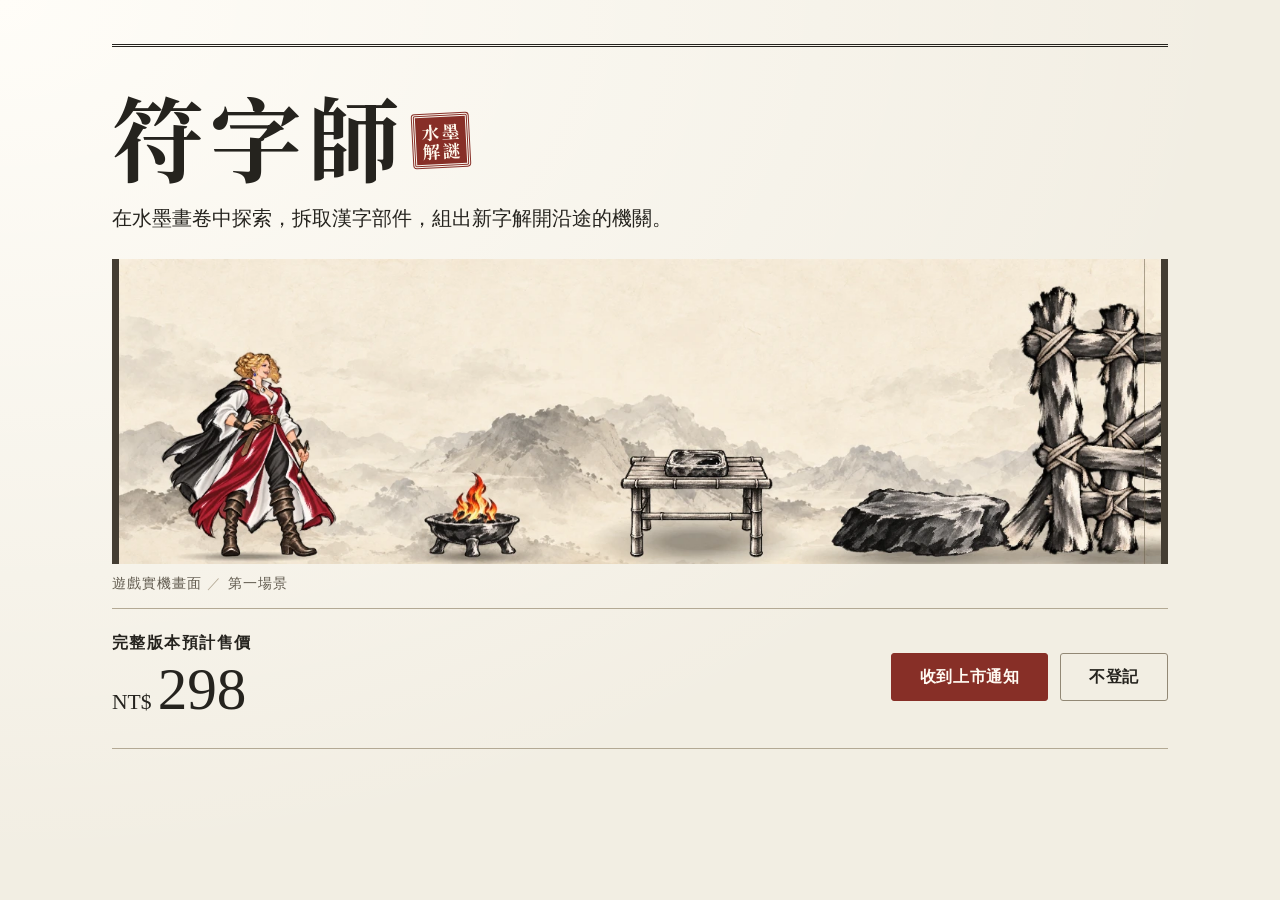
<file: index.html>
<!doctype html>
<html lang="zh-Hant-TW">
<head>
  <meta charset="utf-8">
  <meta name="viewport" content="width=device-width, initial-scale=1">
  <title>符字師｜完整版本</title>
  <link rel="stylesheet" href="page.css">
  <script defer src="registration.js?v=3"></script>
  <script defer src="page.js?v=3"></script>
</head>
<body>
  <main>
    <article id="offer" aria-labelledby="title">
      <header class="heading">
        <div class="title-line"><h1 id="title">符字師</h1><span class="seal">水墨<br>解謎</span></div>
        <p class="intro">在水墨畫卷中探索，拆取漢字部件，組出新字解開沿途的機關。</p>
      </header>
      <figure>
        <div class="scroll"><img src="first-scene.webp" width="1403" height="411" alt="紅衣符字師站在山間，前方依序有火盆、硯臺與擋路的木障。"></div>
        <figcaption>遊戲實機畫面<span aria-hidden="true">／</span>第一場景</figcaption>
      </figure>
      <section class="offer-row" aria-labelledby="price-label">
        <div>
          <h2 id="price-label">完整版本預計售價</h2>
          <p class="price"><span>NT$</span><strong id="amount"></strong></p>
        </div>
        <div class="actions">
          <button class="primary" id="notify" type="button">收到上市通知</button>
          <button class="secondary" id="finish" type="button">不登記</button>
        </div>
      </section>
    </article>
    <section id="end" class="end" aria-labelledby="end-title" hidden>
      <h2 id="end-title" tabindex="-1">展示已結束</h2>
      <p id="end-text">謝謝你的時間。</p>
    </section>
    <section id="records" class="end" hidden>
      <h2>本機回覆</h2>
      <p id="count"></p>
      <button id="download" type="button" class="primary">下載回覆 CSV</button>
    </section>
    <noscript>請啟用瀏覽器的 JavaScript，以顯示本場價格與登記選項。</noscript>
  </main>
  <dialog id="notice" aria-labelledby="notice-title">
    <h2 id="notice-title">想怎麼關注《符字師》？</h2>
    <form id="email-form">
      <label for="email-address">通知用 Email</label>
      <input id="email-address" type="email" maxlength="254" autocomplete="off" required placeholder="name@example.com">
      <p>你的 Email 只用於《符字師》上市通知。</p>
      <button class="primary" type="submit">送出登記</button>
    </form>
    <div class="dialog-actions">
      <button class="secondary" id="alternative" type="button">其他關注方式</button>
      <button class="quiet" type="button" data-back>返回價格頁</button>
    </div>
    <p class="write-status" role="status"></p>
  </dialog>
  <dialog id="feedback" aria-labelledby="feedback-title">
    <h2 id="feedback-title"></h2>
    <form id="feedback-form">
      <fieldset id="reason-group" hidden>
        <legend>請選一個最符合的原因（必填）</legend>
        <label><input type="radio" name="reason" value="太貴" required> 太貴</label>
        <label><input type="radio" name="reason" value="沒興趣"> 沒興趣</label>
        <label><input type="radio" name="reason" value="不想留個資"> 不想留個資</label>
        <label><input type="radio" name="reason" value="其他"> 其他</label>
      </fieldset>
      <div id="follow-group" hidden>
        <p>可以選一個方式或自己填寫，不用留下帳號。</p>
        <div class="suggestions" aria-label="建議的關注方式">
          <button type="button">Steam 商店公告</button>
          <button type="button">Discord 社群公告</button>
          <button type="button">遊戲官網</button>
        </div>
      </div>
      <label id="detail-label" hidden><span id="detail-caption"></span>
        <textarea id="detail" rows="2" maxlength="160"></textarea>
      </label>
      <p class="write-status" role="status"></p>
      <div class="dialog-actions">
        <button class="primary" type="submit">送出回覆</button>
        <button class="quiet" type="button" data-back>返回價格頁</button>
      </div>
    </form>
  </dialog>
</body>
</html>
</file>
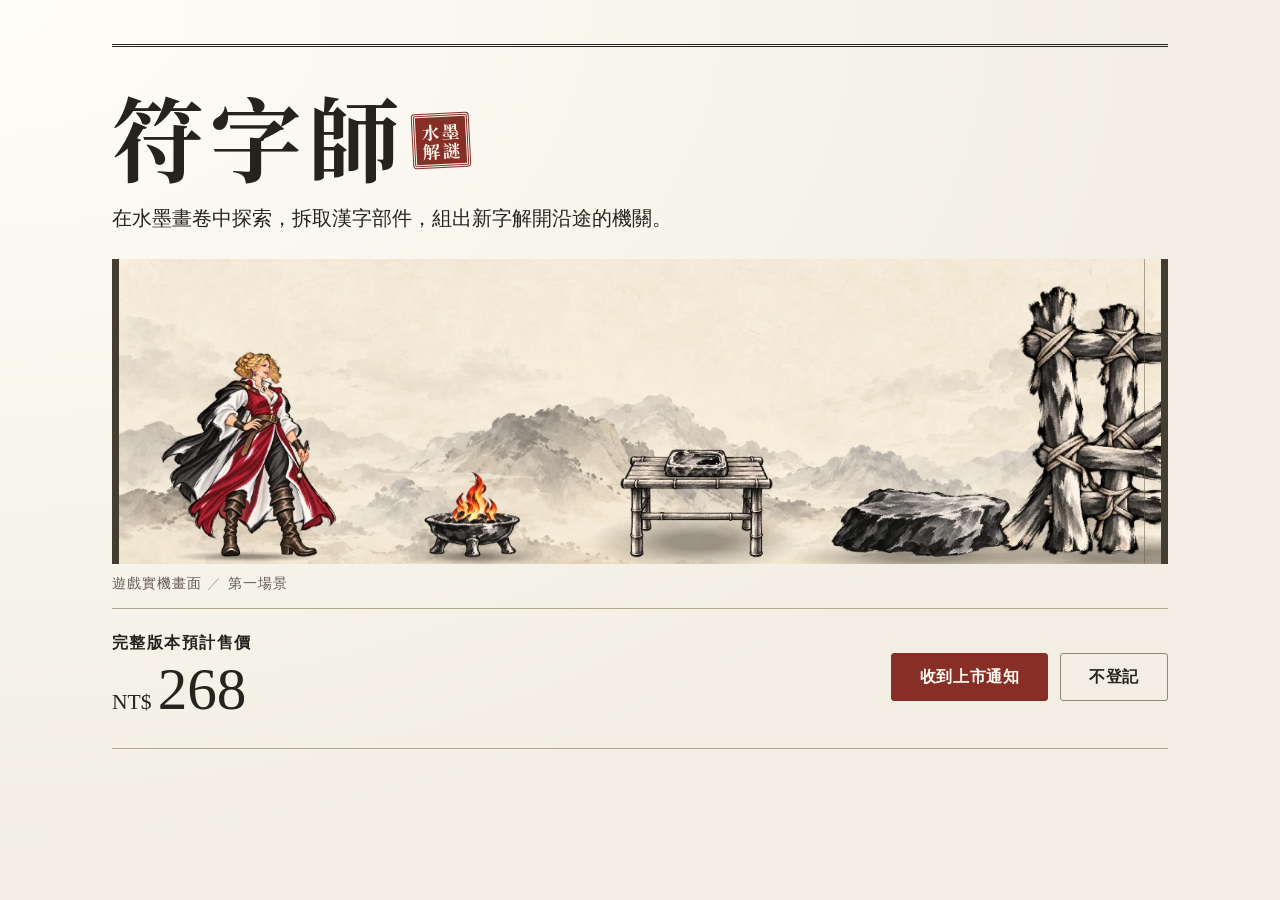
<file: 268.html>
<!doctype html>
<html lang="zh-Hant-TW">
<head>
  <meta charset="utf-8">
  <meta name="viewport" content="width=device-width, initial-scale=1">
  <meta http-equiv="refresh" content="0; url=index.html?price=268">
  <title>符字師｜完整版本</title>
</head>
<body><a href="index.html?price=268">開啟《符字師》價格頁</a></body>
</html>
</file>
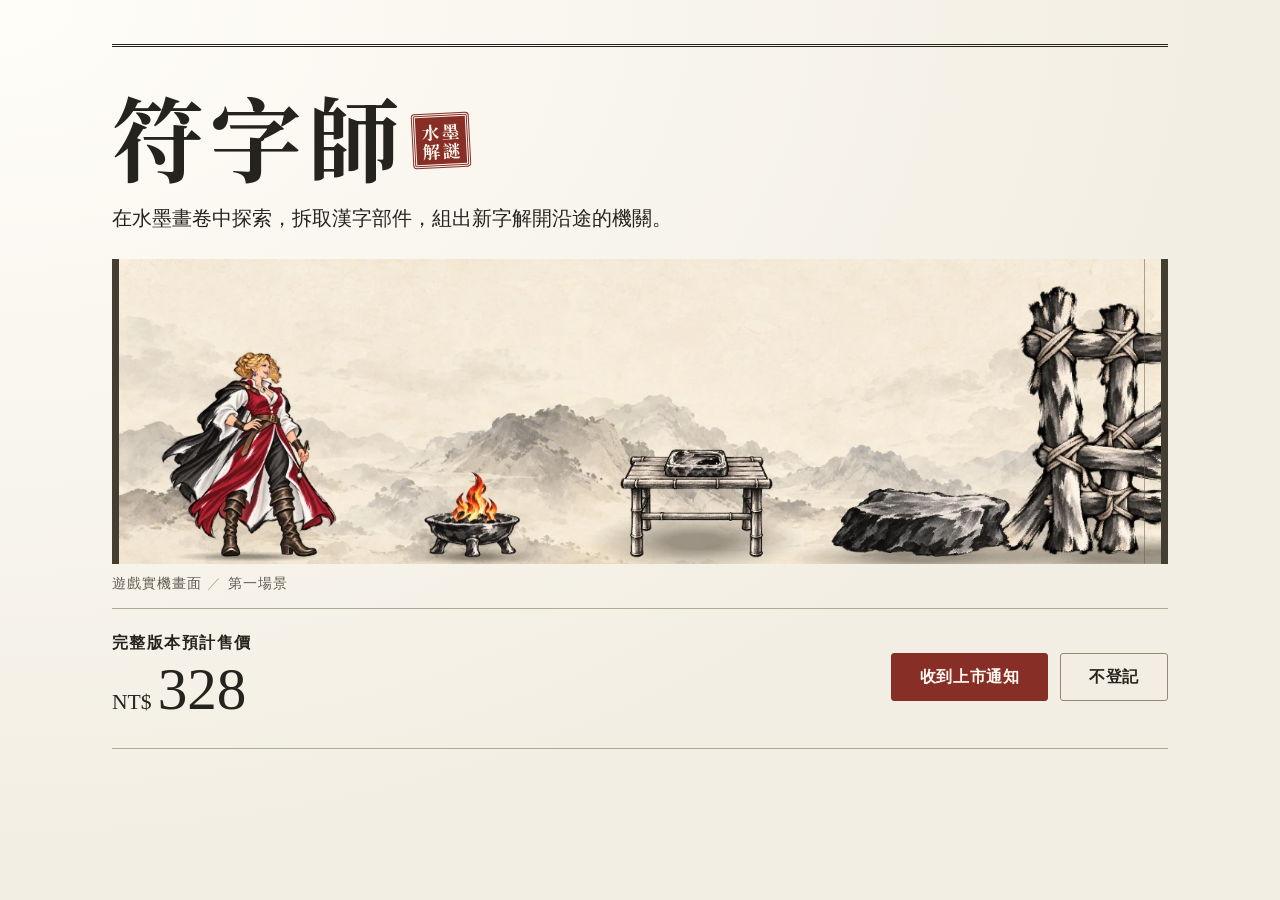
<file: 328.html>
<!doctype html>
<html lang="zh-Hant-TW">
<head>
  <meta charset="utf-8">
  <meta name="viewport" content="width=device-width, initial-scale=1">
  <meta http-equiv="refresh" content="0; url=index.html?price=328">
  <title>符字師｜完整版本</title>
</head>
<body><a href="index.html?price=328">開啟《符字師》價格頁</a></body>
</html>
</file>
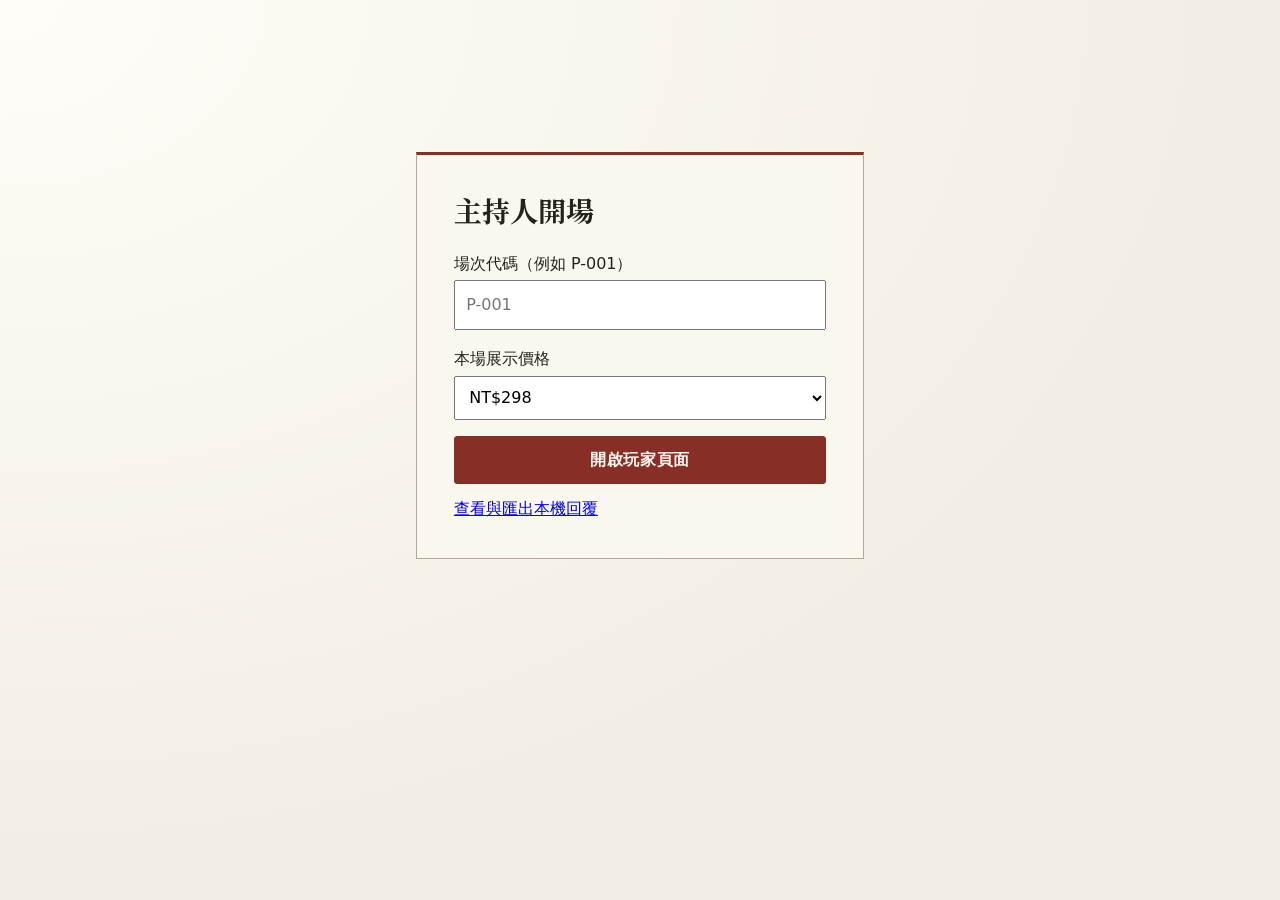
<file: 主持人開場.html>
<!doctype html>
<html lang="zh-Hant-TW">
<head>
  <meta charset="utf-8">
  <meta name="viewport" content="width=device-width, initial-scale=1">
  <title>符字師｜主持人開場</title>
  <link rel="stylesheet" href="page.css">
  <script src="registration.js?v=3"></script>
  <style>
    form { display: grid; gap: 1rem; margin-top: 1.25rem; }
    label { display: grid; gap: .25rem; }
    input, select { padding: .65rem; font: inherit; }
  </style>
</head>
<body>
  <main><section class="end" aria-labelledby="heading">
    <h2 id="heading">主持人開場</h2>
    <p id="readiness" hidden></p>
    <form action="index.html" method="get">
      <label>場次代碼（例如 P-001）
        <input name="session" placeholder="P-001" pattern="P-[0-9]{3,6}" title="P- 加上 3 至 6 位數字" required autocomplete="off">
      </label>
      <label>本場展示價格
        <select name="price">
          <option value="268">NT$268</option>
          <option value="298" selected>NT$298</option>
          <option value="328">NT$328</option>
        </select>
      </label>
      <button class="primary" type="submit">開啟玩家頁面</button>
    </form>
    <p><a href="index.html?review=feedback">查看與匯出本機回覆</a></p>
  </section></main>
  <script>
    const readiness = document.getElementById("readiness");
    if (!window.inkMageRegistrationEnabled || !window.inkMageSheetEndpoint) {
      readiness.hidden = false;
      readiness.textContent = window.inkMageRegistrationEnabled
        ? "尚未設定試算表收件網址，目前只能檢查操作。"
        : "目前為離線預覽，回覆不會寫入試算表。";
    }
  </script>
</body>
</html>
</file>
<file: page.css>
@font-face {
  font-family: "符字師明體";
  src: url("NotoSerifTC-Bold-t16-subset.woff2") format("woff2");
  font-weight: 700;
  font-display: swap;
}
:root {
  color-scheme: light;
  --ink: #25231e;
  --paper: #faf7ef;
  --red: #872f27;
  --rule: #b3a994;
  --serif: "符字師明體", "Noto Serif TC", "Songti TC", "PMingLiU", serif;
}
* { box-sizing: border-box; }
body {
  margin: 0;
  min-height: 100vh;
  color: var(--ink);
  background: radial-gradient(ellipse at top left, #fffdf8, transparent 68%), #f2eee3;
  font: 1rem/1.6 system-ui, "Microsoft JhengHei", sans-serif;
}
main { max-width: 74rem; margin: auto; padding: clamp(1.1rem, 3.4vw, 3rem) clamp(1rem, 5vw, 4rem); }
article { border-top: 3px double var(--ink); border-bottom: 1px solid var(--rule); }
.heading { padding: clamp(1.1rem, 2.8vw, 2.15rem) 0 1.4rem; }
.title-line, .actions, .dialog-actions { display: flex; align-items: center; }
h1, h2, p, figure { margin: 0; }
h1 { font: 700 clamp(3.65rem, 7.2vw, 6.55rem)/1.18 var(--serif); letter-spacing: .065em; }
.seal {
  display: inline-block;
  margin: .6rem 0 0 .45rem;
  padding: .26em .18em .25em .32em;
  border: 3px double var(--paper);
  outline: 1px solid var(--red);
  border-radius: .15em;
  background: var(--red); color: #fff9ed;
  font: 700 clamp(.9rem, 1.5vw, 1.1rem)/1.08 var(--serif);
  letter-spacing: .14em;
  transform: rotate(-3deg);
}
.intro { margin-top: .65rem; font: 500 clamp(1.05rem, 1.8vw, 1.26rem)/1.8 "Songti TC", "Microsoft JhengHei", serif; }
.scroll { border-inline: clamp(4px, .6vw, 9px) solid #443d32; background: #e1d8c7; }
.scroll img { display: block; width: 100%; height: auto; }
figcaption { padding: .5rem 0 .85rem; font-size: .875rem; color: #625c50; letter-spacing: .07em; }
figcaption span { padding-inline: .4em; color: var(--rule); }
.offer-row { display: flex; align-items: center; justify-content: space-between; gap: 1.5rem; padding: 1.3rem 0 1.55rem; border-top: 1px solid var(--rule); }
.offer-row h2 { font-size: 1rem; font-weight: 600; letter-spacing: .09em; }
.price { display: flex; align-items: baseline; gap: .38em; color: var(--ink); line-height: 1.18; }
.price span { font-family: Georgia, serif; font-size: 1.35rem; }
.price strong { font: 500 clamp(2.65rem, 4.8vw, 3.7rem)/1.15 Georgia, serif; font-variant-numeric: lining-nums tabular-nums; }
.actions { gap: .75rem; }
button {
  cursor: pointer;
  min-height: 48px;
  padding: .7rem clamp(.8rem, 2.3vw, 1.75rem);
  border-radius: 3px;
  font: 600 1rem/1.45 system-ui, "Microsoft JhengHei", sans-serif;
  letter-spacing: .035em;
}
.primary { color: #fffaf2; background: var(--red); border: 1px solid var(--red); }
.primary:hover { background: #68231e; }
.secondary { color: var(--ink); background: transparent; border: 1px solid #928875; }
.secondary:hover { background: #eae4d7; }
button:focus-visible { outline: 3px solid #185c72; outline-offset: 3px; }
dialog, .end {
  color: var(--ink); background: var(--paper); border: 1px solid var(--rule); border-top: 3px solid var(--red);
  padding: clamp(1.3rem, 4vw, 2.3rem);
}
dialog { width: min(27rem, calc(100% - 2.5rem)); }
dialog::backdrop { background: rgb(28 25 19 / 63%); }
dialog h2, .end h2 { font: 700 1.75rem/1.4 var(--serif); }
dialog p, .end p { margin: .75rem 0 0; }
.dialog-actions { flex-wrap: wrap; gap: .65rem; margin-top: 1.5rem; }
.end { max-width: 28rem; margin: 12vh auto; }
.button { display: inline-flex; align-items: center; justify-content: center; min-height: 48px; padding: .7rem 1.2rem; border-radius: 3px; font-weight: 600; text-decoration: none; }
[hidden] { display: none !important; }
.quiet { background: transparent; border: 0; text-decoration: underline; color: var(--ink); }
fieldset { margin: 1rem 0 0; padding: .6rem 1rem; border: 1px solid var(--rule); }
fieldset label { display: flex; align-items: center; gap: .4rem; min-height: 44px; cursor: pointer; }
.suggestions { display: flex; flex-wrap: wrap; gap: .4rem; margin: .75rem 0; }
.suggestions button { min-height: 44px; padding: .4rem .65rem; color: var(--ink); background: transparent; border: 1px solid var(--rule); }
#detail-label { display: block; margin-top: .8rem; }
#email-form { display: grid; gap: .55rem; margin-top: 1rem; }
#email-address { width: 100%; min-height: 44px; padding: .5rem; font: inherit; }
.write-status:empty { display: none; }
textarea { display: block; width: 100%; padding: .5rem; font: inherit; resize: vertical; }
#feedback-help { font-size: .92rem; }
dialog { max-height: 90vh; overflow-y: auto; }
@media (max-width: 43rem) {
  .heading { padding-bottom: 1.1rem; }
  .scroll img { aspect-ratio: 2.15; height: auto; object-fit: cover; object-position: 12% center; }
  .offer-row { flex-direction: column; align-items: stretch; gap: 1rem; }
  .actions { flex-wrap: wrap; }
  .actions button { flex: 1 1 10rem; }
}
</file>
